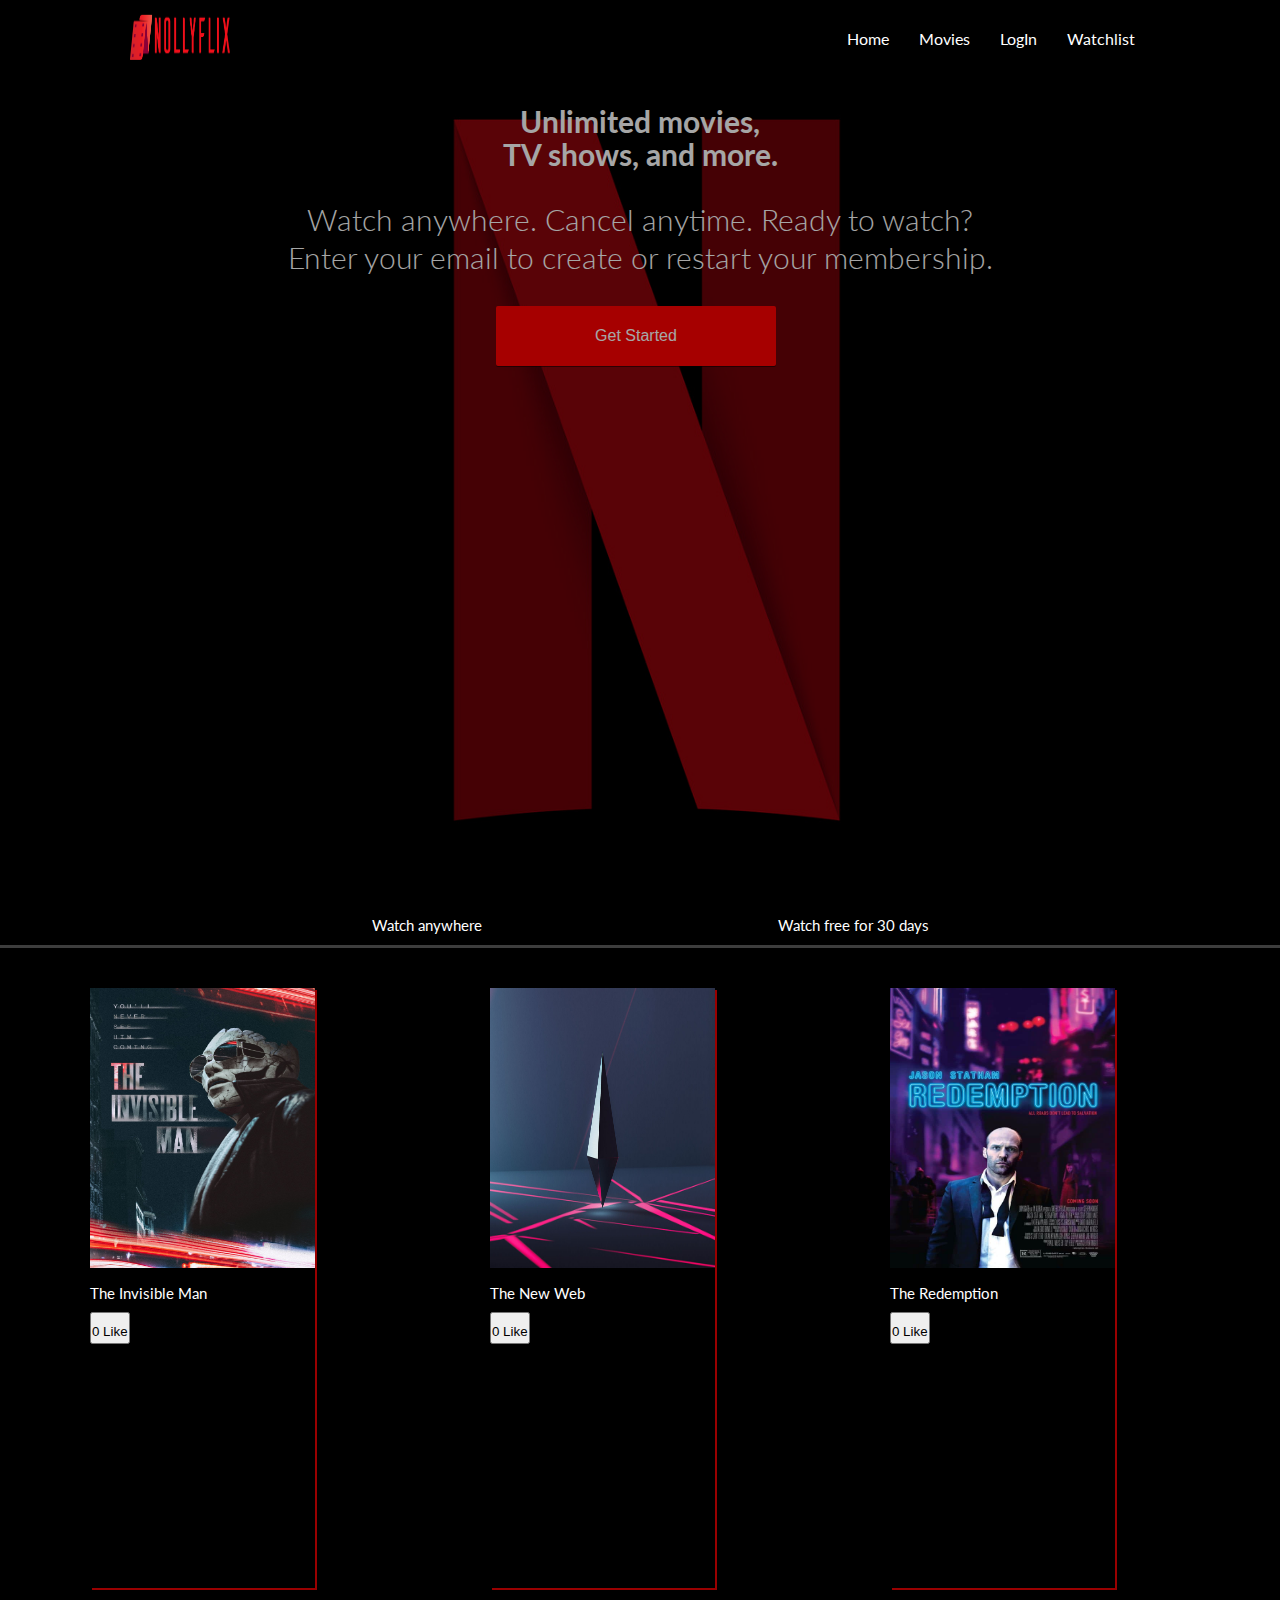
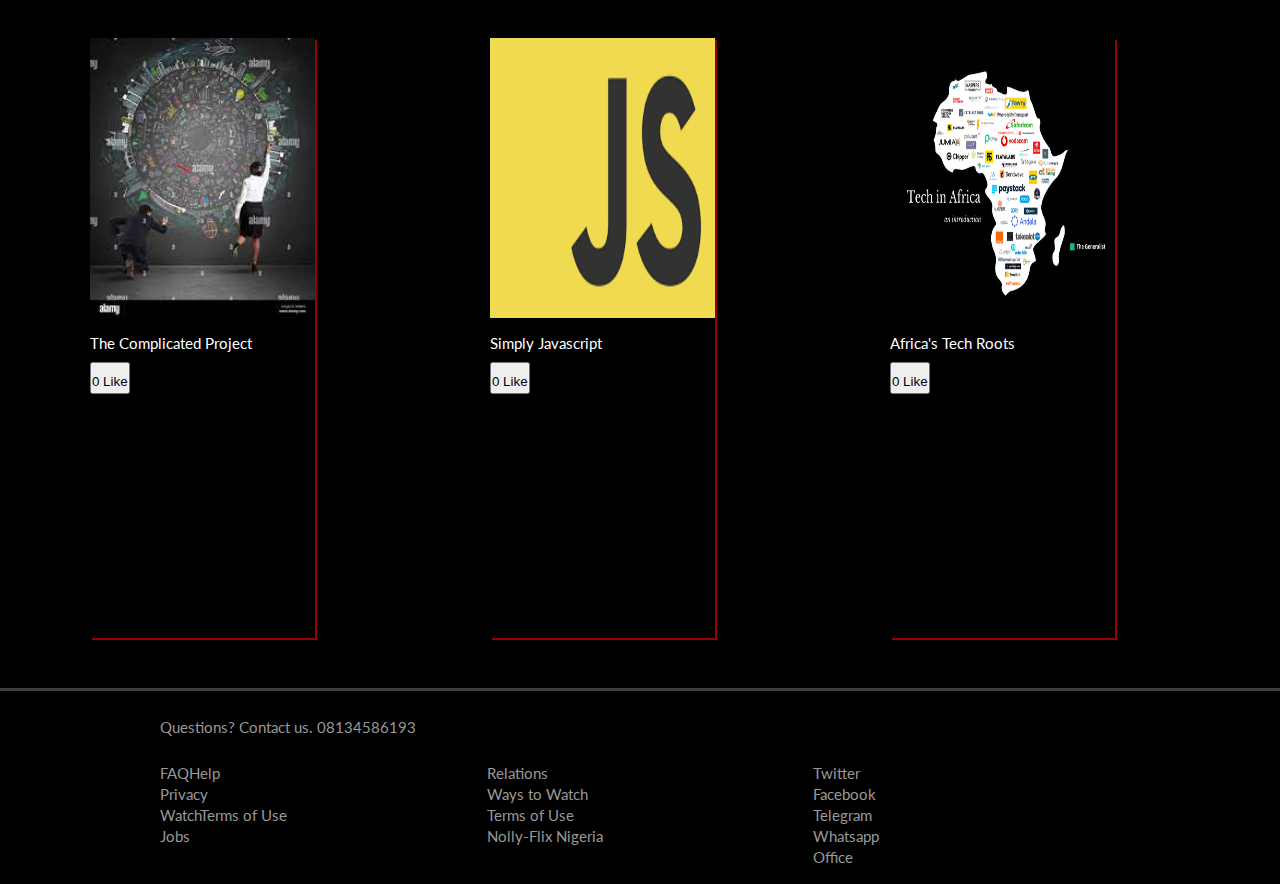
<file: index.html>
<!DOCTYPE html>
<html lang="en">
<head>
    <meta charset="UTF-8">
    <meta http-equiv="X-UA-Compatible" content="IE=edge">
    <meta name="viewport" content="width=device-width, initial-scale=1.0">
    <link rel="stylesheet" href="https://cdnjs.cloudflare.com/ajax/libs/font-awesome/6.1.1/css/all.min.css" integrity="sha512-KfkfwYDsLkIlwQp6LFnl8zNdLGxu9YAA1QvwINks4PhcElQSvqcyVLLD9aMhXd13uQjoXtEKNosOWaZqXgel0g==" crossorigin="anonymous" referrerpolicy="no-referrer" />
    <link rel="stylesheet" href="https://fonts.googleapis.com/icon?family=Material+Icons">
    <link rel="stylesheet" href="css/style.css">
    <title>NollyFlix | Watch movies and tv series online at ease</title>
</head>
<body>
    <section class="box-container">
    <!-- Header section -->
    <header class="item-a">
        <div class="navbar">
            <div class="nav-container">
                <h1><img src="./images/logo.png" alt="logo"></h1>
            <nav>
                <ul>
                    <li><a href="/index.html">Home</a></li>
                    <li><a href="feature.html">Movies</a></li>
                    <li><a href="foam.html">LogIn</a></li>
                    <li><a href="watchlist.html">Watchlist</a></li>
                </ul>
            </nav>
        </div>
        </div>
    <!-- wordcontent section -->
    <div class="wordcontainer">
        <div class="wordcontainer-content">
            <div>
                <h1>Unlimited movies, <br> TV shows, and more.</h1>
            </div>
            <div>
            <p>
                Watch anywhere. Cancel anytime. 
                Ready to watch?<br> Enter your email to create or restart your membership.
            </p>
           </div>
            <button type="submit" class="btn">Get Started</button>
        </div>
    </div>
    </header>

    <!-- tabs -->
    <section class="tabs">
        <div class="tabspanel">
            <div id="tab-content-1" class="tabs-1 tab-border">
                <i class='far fa-eye'></i>
                <p class="hide-tab">Watch anywhere</p>
            </div>
            <div id="tab-content-2" class="tabs-2">
                <i class='fas fa-door-open'></i>
                <p class="hide-tab">Watch free for 30 days</p>
            </div>
        </div>
    </section>

     <!-- main content -->
     <main>
        <section class="c-container">
            <div id="tab-1-content" class="container show">
                    <!-- The Invisible Man content description -->
                <div class="card">
                    <div>
                        <img id="movie-image" src="./images/The Invisible Man 2017   IMDb.jpg" alt="The Invisible Man">
                    </div>
                    <div>
                        <h4>
                            <b>The Invisible Man</b>
                        </h4>
                        <button class="like_btn">
                            <span id="icon" ><i class="far fa-thumbs-up" style="font-size:24px;"></i></span>
                            <span id="count">0</span> Like
                         </button>
                            
                    </div>
                </div>
              
                    <!-- The New Web content description -->
                <div class="card">
                    <img id="movie-image" src="./images/web3.jpg" alt="The New Web">
                    <div>
                        <h4>
                            <b>The New Web</b>
                        </h4>
                        <button class="like_btn">
                            <span id="icon" ><i class="far fa-thumbs-up" style="font-size:24px;"></i></span>
                            <span id="count">0</span> Like
                         </button>
        
                    </div>
                </div>
    
                    <!-- The Redemption movie content description -->
                <div class="card">
                    <img id="movie-image" src="./images/Redemption-Poster-Jason-Statham.jpg" alt="The Redemption">
                    <div>
                        <h4>
                            <b>The Redemption</b> 
                        </h4>
                        <button class="like_btn">
                            <span id="icon" ><i class="far fa-thumbs-up" style="font-size:24px;"></i></span>
                            <span id="count">0</span> Like
                         </button>
                    
                    </div>
                </div>
            </div>
        </section>
        <section class="d-container">
            <div class="container">
                <!-- The Complicated Project movie content description -->
                <div class="card">
                    <img id="movie-image" src="./images/The Complicated Project.jpg" alt="The Complicated Project">
                    <div>
                        <h4>
                            <b>The Complicated Project</b>
                        </h4>
                        <button class="like_btn">
                            <span id="icon" ><i class="far fa-thumbs-up" style="font-size:24px;"></i></span>
                            <span id="count">0</span> Like
                         </button>
                       
                    </div>
                </div>
                <div class="card">
                    <img id="movie-image" src="./images/Simply Javascript.png" alt="Simply Javascript">
                    <div>
                        <h4>
                            <b>Simply Javascript</b>
                        </h4>
                        <button class="like_btn">
                            <span id="icon" ><i class="far fa-thumbs-up" style="font-size:24px;"></i></span>
                            <span id="count">0</span> Like
                         </button>
                     
                    </div>
                </div>
                <div class="card">
                    <img id="movie-image" src="./images/Africa Tech Roots.png" alt="Africa's Tech Roots">
                    <div>
                        <h4>
                            <b>Africa's Tech Roots</b>
                        </h4>
                        <button class="like_btn">
                            <span id="icon" ><i class="far fa-thumbs-up" style="font-size:24px;"></i></span>
                            <span id="count">0</span> Like
                         </button>

                </div> 
            </div>
        </section>
     </main>

    <!-- footbar content -->
    <footer class="footer">
        <div class="footer-container">
            <p>Questions? Contact us. 08134586193</p>
            <div class="footer-cols">
                <ul>
                    <li><a href="#">FAQHelp</a></li>
                    <li><a href="#">Privacy</a></li>
                    <li><a href="#">WatchTerms of Use</a></li>
                    <li><a href="#">Jobs</a></li>
                </ul>
                <ul>
                    <li><a href="#">Relations</a></li>
                    <li><a href="#">Ways to Watch</a></li>
                    <li><a href="#">Terms of Use</a></li>
                    <li><a href="#">Nolly-Flix Nigeria</a></li>
                </ul>
                <ul>
                    <li><a href="#" title="twitter icons">Twitter</a></li>
                    <li><a href="#" title="facebook icons">Facebook</a></li>
                    <li><a href="#" title="telegram icons">Telegram</a></li>
                    <li><a href="#" title="whatsapp icons">Whatsapp</a></li>
                    <li><a href="#" title="whatsapp icons">Office</a></li>
                </ul>
            </div>
    </footer>
</section>

<script src="app.js"></script>
</body>
</html>
</file>
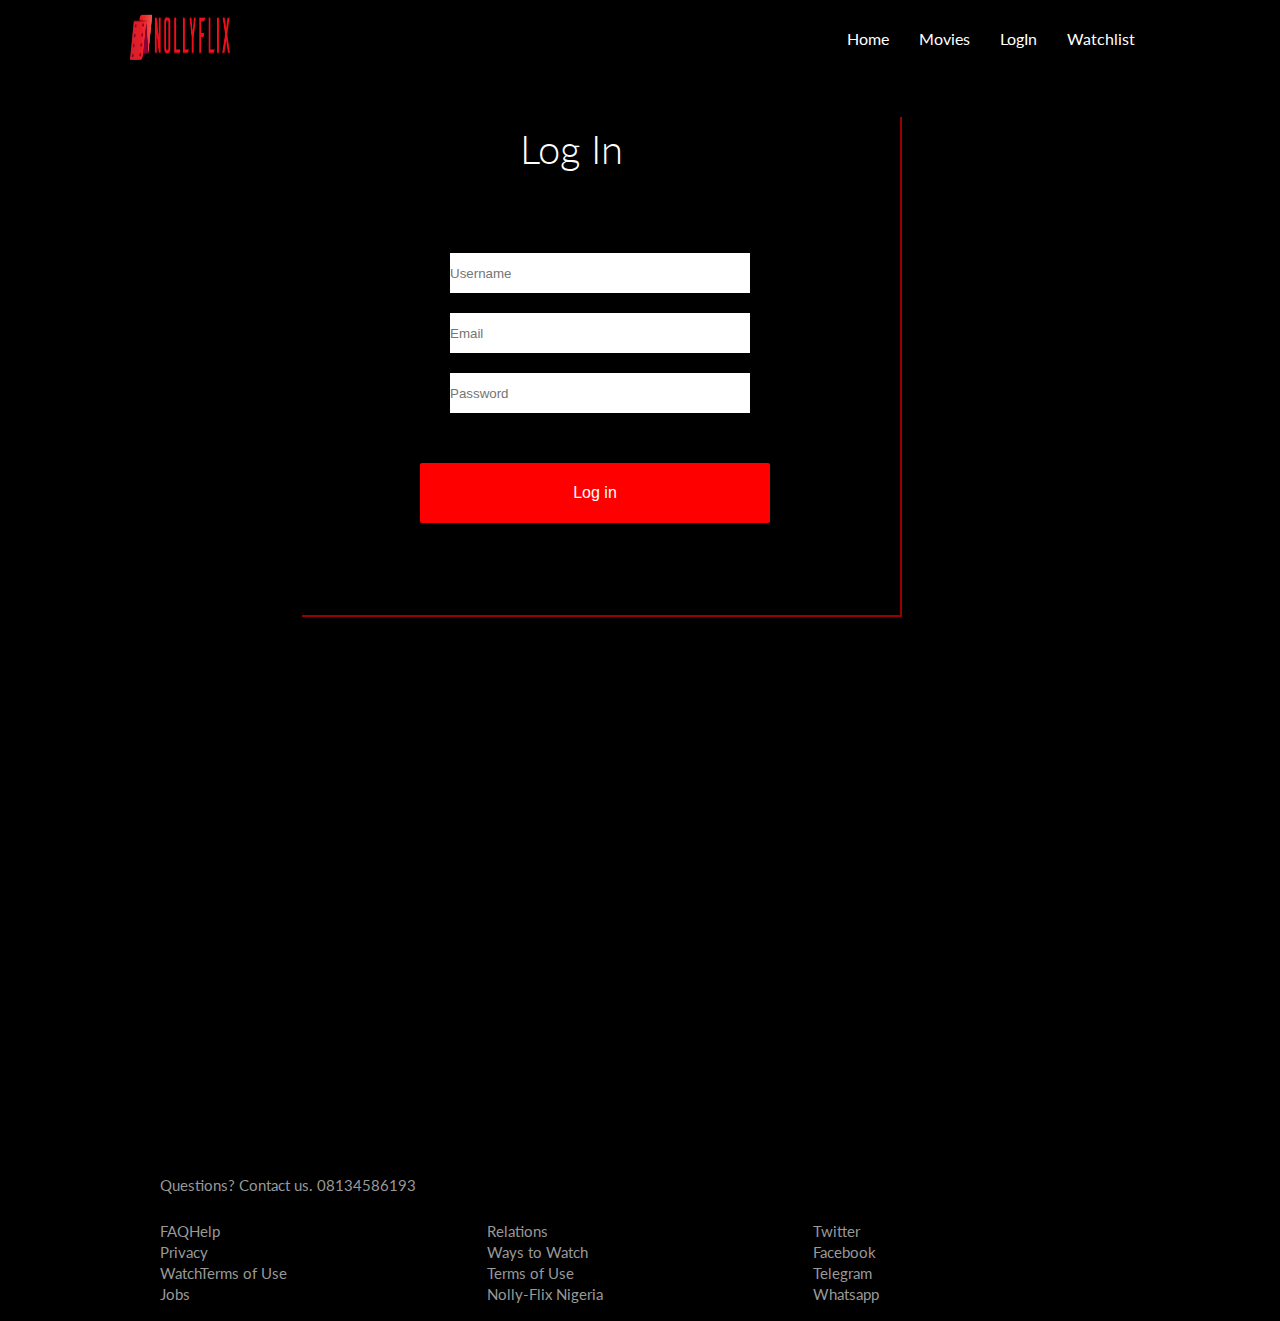
<file: feature.html>
<!DOCTYPE html>
<html lang="en">
<head>
    <meta charset="UTF-8">
    <meta http-equiv="X-UA-Compatible" content="IE=edge">
    <meta name="viewport" content="width=device-width, initial-scale=1.0">
    <link rel="stylesheet" href="https://cdnjs.cloudflare.com/ajax/libs/font-awesome/6.1.1/css/all.min.css" integrity="sha512-KfkfwYDsLkIlwQp6LFnl8zNdLGxu9YAA1QvwINks4PhcElQSvqcyVLLD9aMhXd13uQjoXtEKNosOWaZqXgel0g==" crossorigin="anonymous" referrerpolicy="no-referrer" />
    <link rel="stylesheet" href="https://fonts.googleapis.com/icon?family=Material+Icons">
    <link rel="stylesheet" href="css/style.css">
    <title>Movies</title>
</head>
<body>
    <section>
        <!-- header section -->
        <header>
            <div class="navbar">
                <div class="nav-container">
                    <h1><img src="./images/logo.png" alt="logo"></h1>
                <nav>
                    <ul>
                        <li><a href="/index.html">Home</a></li>
                        <li><a href="feature.html">Movies</a></li>
                        <li><a href="foam.html">LogIn</a></li>
                        <li><a href="watchlist.html">Watchlist</a></li>
                    </ul>
                </nav>
            </div>
            </div>
        </header>
        <!-- sign in section -->
        <div class="signin">
            <h2>Log In</h2>
            <form class="formcontrol">
                <div class="form">
                    <input id="form" type="text" name="name" placeholder="Username" required>
                </div>
                <div class="form">
                    <input id="form" type="text" name="email" placeholder="Email" reequired>
                </div>
                <div class="form">
                    <input id="form" type="password" name="Password" placeholder="Password" required>
                </div>
                <input type="submit" value="Log in" class="btn btn-primary">
            </form>
        </div>
        <!-- footer section -->
        <footer class="footer" style="margin-top: 1100px;">
            <div class="footer-container">
                <p>Questions? Contact us. 08134586193</p>
                <div class="footer-cols">
                    <ul>
                        <li><a href="#">FAQHelp</a></li>
                        <li><a href="#">Privacy</a></li>
                        <li><a href="#">WatchTerms of Use</a></li>
                        <li><a href="#">Jobs</a></li>
                    </ul>
                    <ul>
                        <li><a href="#">Relations</a></li>
                        <li><a href="#">Ways to Watch</a></li>
                        <li><a href="#">Terms of Use</a></li>
                        <li><a href="#">Nolly-Flix Nigeria</a></li>
                    </ul>
                    <ul>
                        <li><a href="#" title="twitter icons">Twitter</a></li>
                        <li><a href="#" title="facebook icons">Facebook</a></li>
                        <li><a href="#" title="telegram icons">Telegram</a></li>
                        <li><a href="#" title="whatsapp icons">Whatsapp</a></li>
                    </ul>
                </div>
        </footer>
    </section>
</body>
</html>
</file>
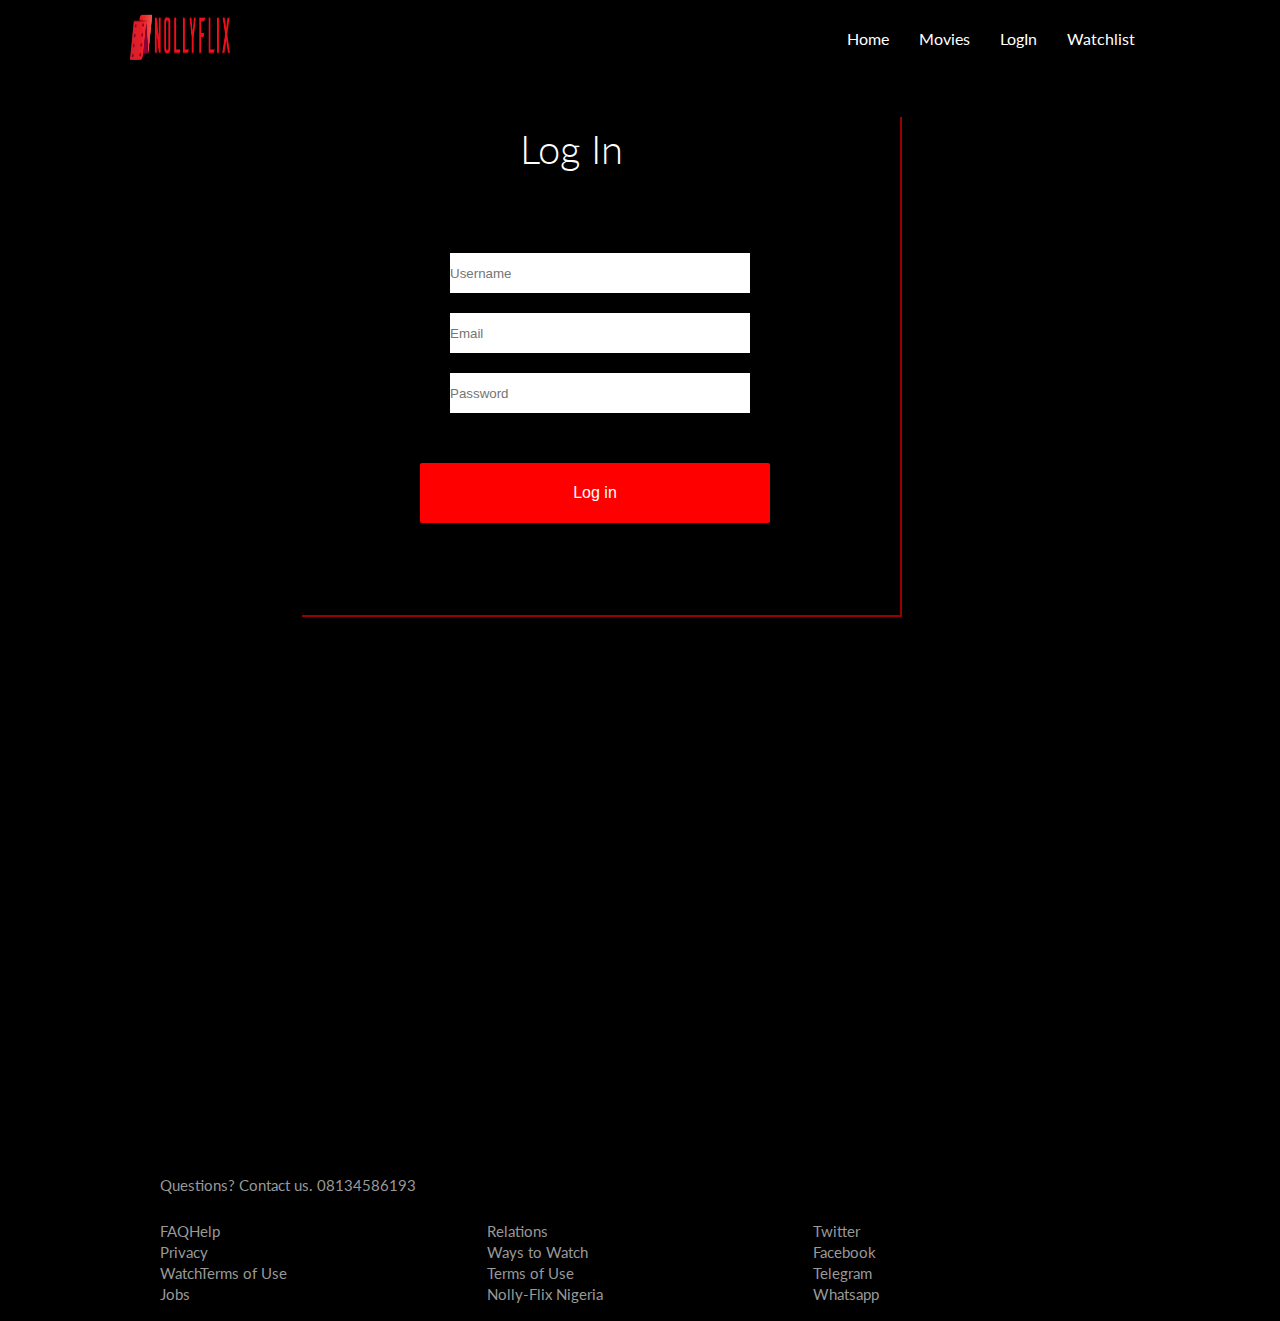
<file: foam.html>
<!DOCTYPE html>
<html lang="en">
<head>
    <meta charset="UTF-8">
    <meta http-equiv="X-UA-Compatible" content="IE=edge">
    <meta name="viewport" content="width=device-width, initial-scale=1.0">
    <link rel="stylesheet" href="https://cdnjs.cloudflare.com/ajax/libs/font-awesome/6.1.1/css/all.min.css" integrity="sha512-KfkfwYDsLkIlwQp6LFnl8zNdLGxu9YAA1QvwINks4PhcElQSvqcyVLLD9aMhXd13uQjoXtEKNosOWaZqXgel0g==" crossorigin="anonymous" referrerpolicy="no-referrer" />
    <link rel="stylesheet" href="https://fonts.googleapis.com/icon?family=Material+Icons">
    <link rel="stylesheet" href="css/style.css">
    <title>Signup</title>
</head>
<body>
    <section>
        <!-- header section -->
        <header>
            <div class="navbar">
                <div class="nav-container">
                    <h1><img src=".//images/logo.png" alt="logo"></h1>
                <nav>
                    <ul>
                        <li><a href="/index.html">Home</a></li>
                        <li><a href="feature.html">Movies</a></li>
                        <li><a href="foam.html">LogIn</a></li>
                        <li><a href="watchlist.html">Watchlist</a></li>
                    </ul>
                </nav>
            </div>
            </div>
        </header>
        <!-- sigin card -->
        <div class="signin">
            <h2>Log In</h2>
            <form class="formcontrol">
                <div class="form">
                    <input id="form" type="text" name="name" placeholder="Username" required>
                </div>
                <div class="form">
                    <input id="form" type="text" name="email" placeholder="Email" reequired>
                </div>
                <div class="form">
                    <input id="form" type="password" name="Password" placeholder="Password" required>
                </div>
                <input type="submit" value="Log in" class="btn btn-primary">
            </form>
        </div>
        <!-- footer section -->
        <footer class="footer" style="margin-top: 1100px;">
            <div class="footer-container">
                <p>Questions? Contact us. 08134586193</p>
                <div class="footer-cols">
                    <ul>
                        <li><a href="#">FAQHelp</a></li>
                        <li><a href="#">Privacy</a></li>
                        <li><a href="#">WatchTerms of Use</a></li>
                        <li><a href="#">Jobs</a></li>
                    </ul>
                    <ul>
                        <li><a href="#">Relations</a></li>
                        <li><a href="#">Ways to Watch</a></li>
                        <li><a href="#">Terms of Use</a></li>
                        <li><a href="#">Nolly-Flix Nigeria</a></li>
                    </ul>
                    <ul>
                        <li><a href="#" title="twitter icons">Twitter</a></li>
                        <li><a href="#" title="facebook icons">Facebook</a></li>
                        <li><a href="#" title="telegram icons">Telegram</a></li>
                        <li><a href="#" title="whatsapp icons">Whatsapp</a></li>
                    </ul>
                </div>
        </footer>
    </section>
</body>
</html>
</file>
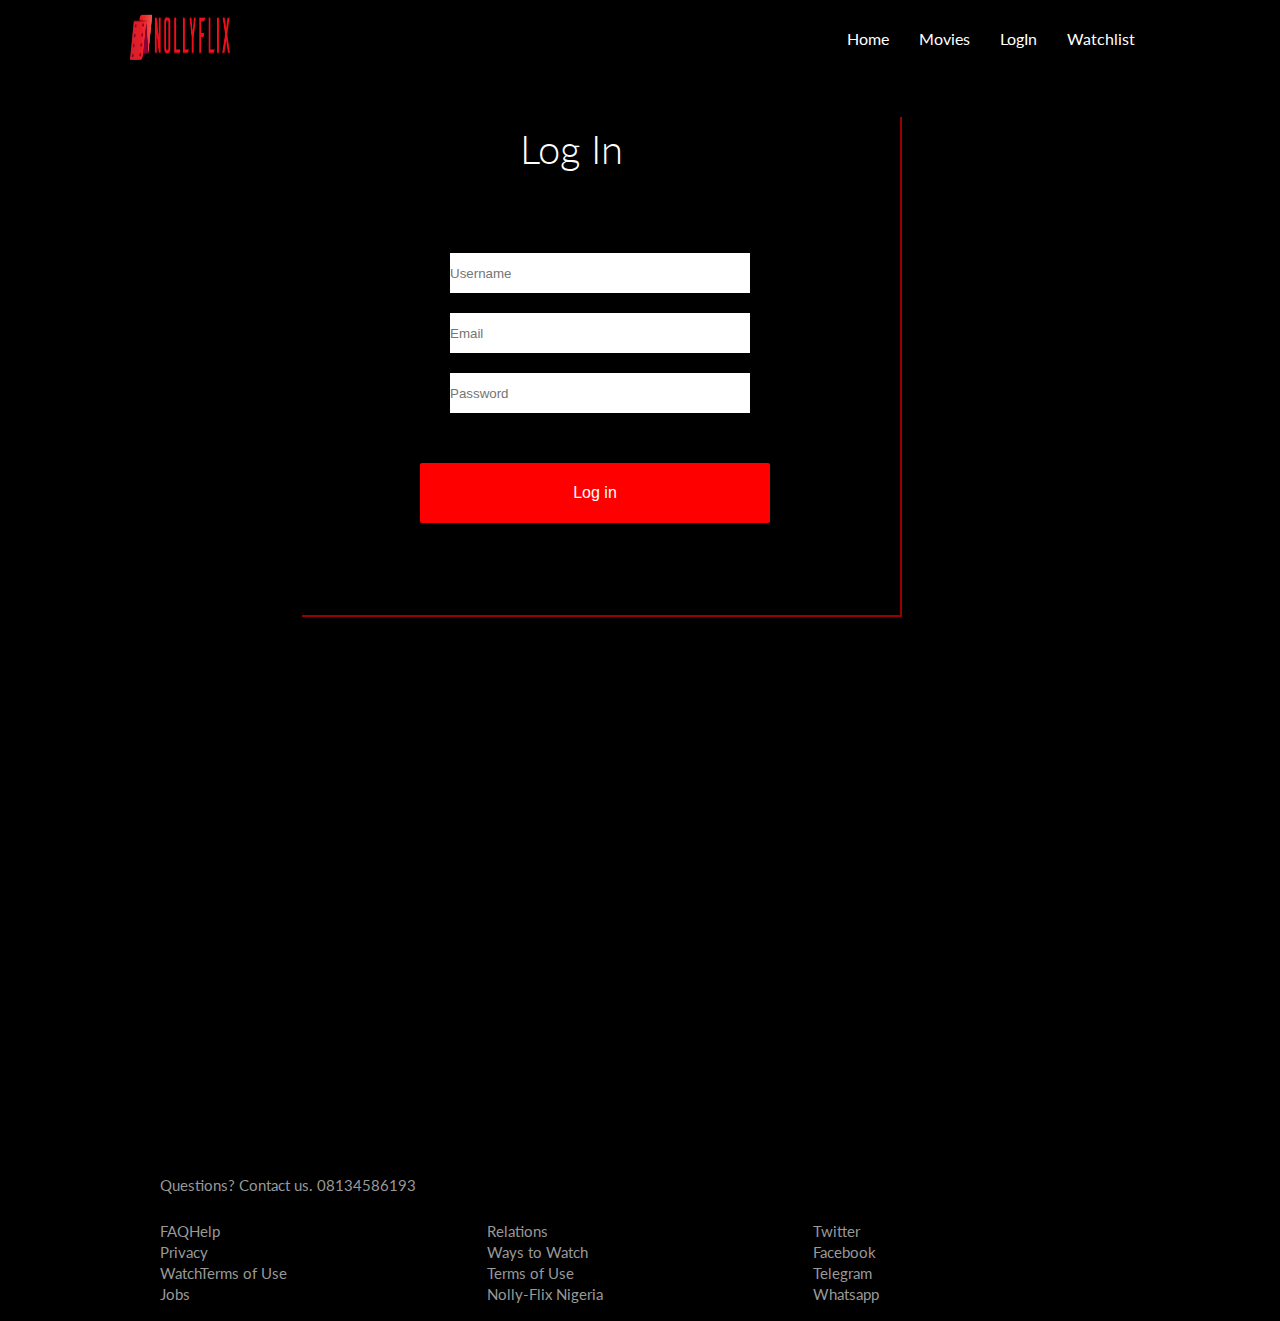
<file: watchlist.html>
<!DOCTYPE html>
<html lang="en">
<head>
    <meta charset="UTF-8">
    <meta http-equiv="X-UA-Compatible" content="IE=edge">
    <meta name="viewport" content="width=device-width, initial-scale=1.0">
    <link rel="stylesheet" href="https://cdnjs.cloudflare.com/ajax/libs/font-awesome/6.1.1/css/all.min.css" integrity="sha512-KfkfwYDsLkIlwQp6LFnl8zNdLGxu9YAA1QvwINks4PhcElQSvqcyVLLD9aMhXd13uQjoXtEKNosOWaZqXgel0g==" crossorigin="anonymous" referrerpolicy="no-referrer" />
    <link rel="stylesheet" href="https://fonts.googleapis.com/icon?family=Material+Icons">
    <link rel="stylesheet" href="css/style.css">
    <title>watchlist</title>
</head>
<body>
    <section>
        <!-- header -->
        <header>
            <div class="navbar">
                <div class="nav-container">
                    <h1><img src="./images/logo.png" alt="logo"></h1>
                <nav>
                    <ul>
                        <li><a href="/index.html">Home</a></li>
                        <li><a href="feature.html">Movies</a></li>
                        <li><a href="foam.html">LogIn</a></li>
                        <li><a href="watchlist.html">Watchlist</a></li>
                    </ul>
                </nav>
            </div>
            </div>
        </header>
        <!-- sigin card -->
        <div class="signin">
            <h2>Log In</h2>
            <form class="formcontrol">
                <div class="form">
                    <input id="form" type="text" name="name" placeholder="Username" required>
                </div>
                <div class="form">
                    <input id="form" type="text" name="email" placeholder="Email" reequired>
                </div>
                <div class="form">
                    <input id="form" type="password" name="Password" placeholder="Password" required>
                </div>
                <input type="submit" value="Log in" class="btn btn-primary">
            </form>
        </div>
        <!-- foot section -->
        <footer class="footer"  style="margin-top: 1100px;">
            <div class="footer-container">
                <p>Questions? Contact us. 08134586193</p>
                <div class="footer-cols">
                    <ul>
                        <li><a href="#">FAQHelp</a></li>
                        <li><a href="#">Privacy</a></li>
                        <li><a href="#">WatchTerms of Use</a></li>
                        <li><a href="#">Jobs</a></li>
                    </ul>
                    <ul>
                        <li><a href="#">Relations</a></li>
                        <li><a href="#">Ways to Watch</a></li>
                        <li><a href="#">Terms of Use</a></li>
                        <li><a href="#">Nolly-Flix Nigeria</a></li>
                    </ul>
                    <ul>
                        <li><a href="#" title="twitter icons">Twitter</a></li>
                        <li><a href="#" title="facebook icons">Facebook</a></li>
                        <li><a href="#" title="telegram icons">Telegram</a></li>
                        <li><a href="#" title="whatsapp icons">Whatsapp</a></li>
                    </ul>
                </div>
        </footer>
    </section>
</body>
</html>
</file>
<file: css/style.css>
@import url('https://fonts.googleapis.com/css2?family=Lato:wght@300&display=swap');

:root{
    --primary-color : #000000;
    --light-color: #FF0000;
    --dark-color: rgba(0, 0, 0, 0.75);
}

* {
    box-sizing: border-box;
    margin: 0px;
    padding: 0px;
}

body {
    font-family: 'Lato', sans-serif;
    background-color: var(--primary-color);
    color: white;
    line-height: 1.6;
}

ul {
    list-style-type: none;
}

a {
    text-decoration: none;
    color: #333;
}

h1, h2, h3, h4 {
    font-weight: 300;
    line-height: 1.2;
    margin: 10px 0;
}

p {
    margin: 8px 0px;
}

img {
    width: 100%;
}

/* Navbar */
.navbar {
    background-color: var(--primary-color);
    color: #fff;
    height: 65px;
}

.navbar ul {
    display: flex;
}

.navbar a {
    margin: 10px 5px;
    padding: 10px;
    color: #fff;
}

.navbar img {
    width: 100px;
    height: 50px;
}
.navbar a:hover{
    border-bottom: 2px solid #fff;
}

.nav-container {
    max-width: 1100px;
    padding: 0px 40px;
    margin: 0 auto;
    overflow: auto;
    display: flex;
    justify-content: space-between;
    align-items: center;
    text-align: center;
}

/* wordcontent section */
.wordcontainer{
    position: relative;
    opacity: 0.65;
    width: 100%;
    height: 90vh;
    margin-bottom: 10px;
    background: url(../images/nollyflix-icon-wallpapers.jpg) no-repeat center center/cover;
    /* border-bottom: 3px solid #3d3d3d; */
}

.wordcontainer-top {
    position: relative;
    z-index: 2;
    height: 90px;
}

.wordcontainer::after{
    content: '';
    position: absolute;
    top: 0;
    left: 0;
    width: 100%;
    height: 100%;
    z-index: 1;
    background: rgba(0, 0, 0, 0.4);
}

.wordcontainer-content {
    z-index: 2;
    position: relative;
    display: flex;
    margin: auto;
    flex-direction: column;
    justify-content: center;
    align-items: center;
    text-align: center;
}


.wordcontainer-content h1{
    font-weight: 700;
    font-size: 30px;
    line-height: 1.1;
    margin: 40px 0 30px;
}

.wordcontainer-content p{
    font-weight: 300;
    font-size: 30px;
    color: #fff;
    line-height: 1.25;
    margin: 0 0 30px;
}

/* section styling */
.c-container{
    position: relative;
    margin-top: 30px;
    /* height: 100vh; */
    z-index: 1;
}

.d-container {
    position: relative;
    margin-top: 30px;
    /* height: 100vh; */
    padding-bottom: 40px;
    border-bottom: 3px solid #3d3d3d;
}

/* tabs */
.tabs {
    background: var(--dark-color);
    padding-top: 20px;
    border-bottom: 3px solid #3d3d3d;
}

/* .tab-border {
    border-bottom: var(--light-color) 4px solid;
} */

.tabs .tabspanel>div:hover {
    color: #fff;
    cursor: pointer;
}

.tabspanel {
    max-width: 70%;
    padding: 0 32px;
    overflow: hidden;
    margin: auto;
    display: grid;
    grid-template-columns: repeat(2,1fr);
    align-items: center;
    justify-content: center;
    gap: 20px;
    text-align: center;
    font-size: 15px;
}

/* buttons */
.btn {
    width: 280px;
    height: 60px;
    display: inline-block;
    background: var(--light-color);
    color: #fff;
    padding: 21px 7px;
    font-size: 16px;
    text-align: center;
    cursor: pointer;
    margin-right: 8px;
    border: none;
    outline: none;
    box-shadow: 0 1px 0 rgba(0, 0, 0, 0.5);
    border-radius: 2px;
}

.btn:hover{
    opacity: 0.9;
}
.btn text {
    font-size: 32px;
    text-transform: uppercase;
}

.container {
    display: grid;
    grid-template-columns: repeat(3,1fr);
    align-items: center;
    justify-content: center;
    gap: 20px;
    text-align: center;
    padding: 10px;
    margin-left: 80px;
}

.card{
    
    color: #fff;
    font-size: 15px;
    width: 225px;
    height: 600px;
    border: none;
    box-sizing: border-box;
    text-align: left;
    box-shadow: 2px 2px rgba(255, 0, 0, 0.6) ;
}

.container img {
    width: 100%;
    height: 280px;
    overflow: auto;
}

/* log in css */

.signin {
    margin: 50px 300px ;
    position: absolute;
    width: 600px;
    height: 500px;
    color: #fff;
    box-sizing: border-box;
    box-shadow: 2px 2px rgba(255, 0, 0, 0.6) 
}

.signin h2 {
    font-size: 40px;
    margin-left: 220px;
}

#form {
    width: 300px;
    height: 40px;
    border: none;

}

.btn-primary {
    margin-top: 30px;
    margin-left: 120px;
    width: 350px;
}

.formcontrol {
    margin-top: 80px;
    display: grid;
    grid-template-columns: 1fr;
    grid-template-rows: 1fr;
    justify-content: center;
    align-items: center;
    text-align: center;
    gap: 20px;
}
/* footer section */
.footer {
    margin: 50px 0 50px;
    max-width: 75%;
    margin: 16px auto;
    overflow: auto;
}

.footer, 
.footer a {
    color: #999;
    font-size: 15px;
}

.footer p {
    margin-bottom: 24px;
}

.footer .footer-cols {
    display: grid;
    grid-template-columns: repeat(3,1fr);
    gap: 20px;
}

.footer li {
    line-height: 21px;
}

/* media to make the page responsive */

@media (max-width: 960px){
    .wordcontainer {
        height: 70vh;
    }
    .hide-tab {
        display: none;
    }

    .wordcontainer-content h1 {
        font-size: 20px;
        line-height: 1;
    }

    .wordcontainer-content p {
        font-size: 24px;
    }

    .btn {
        font-size: 15px;
        padding: 15px 10px;
    }
}

@media (max-width: 700px){
   .container{
        grid-template-columns: 1fr;
    }

    .footer-container {
        grid-template-columns: 2fr;
    }
}
</file>
